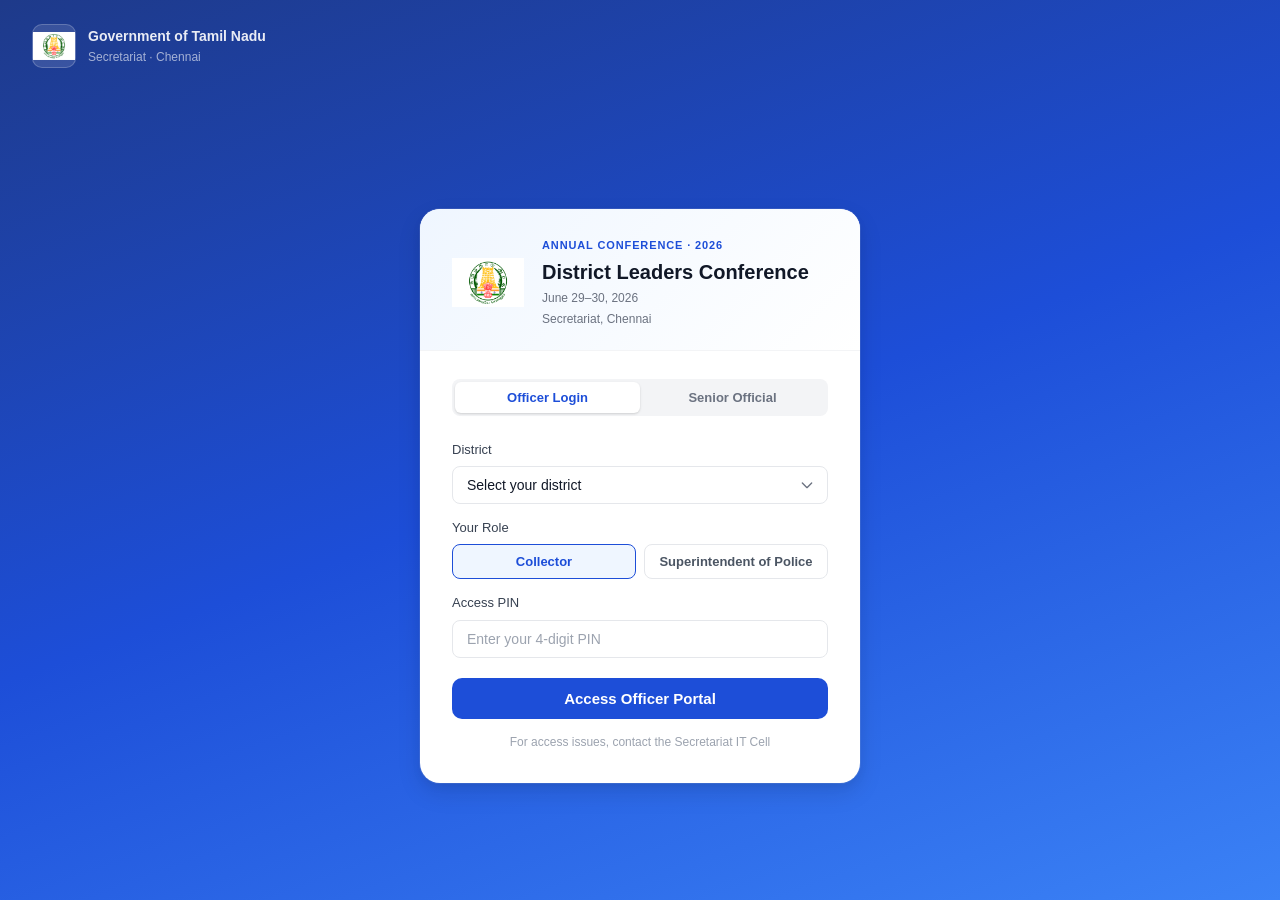
<file: dlc-portal.html>
<!DOCTYPE html>
<html lang="en">
<head>
  <meta charset="UTF-8" />
  <meta name="viewport" content="width=device-width, initial-scale=1.0" />
  <title>District Leaders Conference 2026 · Tamil Nadu</title>
  <style>
    :root {
      --p: #1D4ED8;
      --p-dark: #1E3A8A;
      --p-mid: #2563EB;
      --p-light: #3B82F6;
      --p-50: #EFF6FF;
      --p-100: #DBEAFE;
      --p-200: #BFDBFE;
      --g-50: #F9FAFB;
      --g-100: #F3F4F6;
      --g-200: #E5E7EB;
      --g-300: #D1D5DB;
      --g-400: #9CA3AF;
      --g-500: #6B7280;
      --g-600: #4B5563;
      --g-700: #374151;
      --g-800: #1F2937;
      --g-900: #111827;
      --white: #FFFFFF;
      --green: #059669; --green-bg: #ECFDF5;
      --purple: #7C3AED; --purple-bg: #F5F3FF;
      --amber: #D97706; --amber-bg: #FFFBEB;
      --orange: #EA580C; --orange-bg: #FFF7ED;
      --teal: #0891B2; --teal-bg: #ECFEFF;
      --indigo: #4F46E5; --indigo-bg: #EEF2FF;
      --rose: #DC2626; --rose-bg: #FEF2F2;
      --r: 8px; --r-lg: 12px; --r-xl: 16px;
      --sh: 0 1px 3px rgba(0,0,0,.1), 0 1px 2px rgba(0,0,0,.06);
      --sh-md: 0 4px 6px rgba(0,0,0,.07), 0 2px 4px rgba(0,0,0,.05);
      --sh-lg: 0 10px 25px rgba(0,0,0,.1), 0 4px 10px rgba(0,0,0,.05);
    }
    *, *::before, *::after { margin: 0; padding: 0; box-sizing: border-box; }
    body {
      font-family: -apple-system, BlinkMacSystemFont, 'Segoe UI', 'Inter', Roboto, sans-serif;
      background: var(--g-50); color: var(--g-900);
      min-height: 100vh; font-size: 14px; line-height: 1.55;
      -webkit-font-smoothing: antialiased;
    }
    /* ── NAV ── */
    .nav {
      background: var(--white); border-bottom: 1px solid var(--g-200);
      position: sticky; top: 0; z-index: 200;
      box-shadow: 0 1px 0 var(--g-100);
    }
    .nav-inner {
      max-width: 1140px; margin: 0 auto; padding: 0 24px;
      display: flex; align-items: center; justify-content: space-between; height: 56px;
    }
    .nav-brand { display: flex; align-items: center; gap: 10px; text-decoration: none; }
    .nav-emblem {
      width: 38px; height: 38px; flex-shrink: 0;
      display: flex; align-items: center; justify-content: center;
    }
    .nav-emblem img, .nav-emblem svg { width: 38px; height: 38px; }
    .nav-title { font-size: 14px; font-weight: 700; color: var(--g-900); line-height: 1.2; }
    .nav-sub { font-size: 11px; color: var(--g-500); margin-top: 1px; }
    .nav-links { display: flex; align-items: center; gap: 4px; }
    .nav-link {
      padding: 6px 14px; border-radius: var(--r); font-size: 13px; font-weight: 500;
      color: var(--g-600); cursor: pointer; border: none; background: none; transition: all .15s;
    }
    .nav-link:hover { background: var(--g-100); color: var(--g-900); }
    .nav-link.active { background: var(--p-50); color: var(--p); }
    .nav-right { display: flex; align-items: center; gap: 12px; }
    .nav-user-chip {
      display: flex; align-items: center; gap: 8px;
      background: var(--g-100); border-radius: 99px; padding: 5px 14px 5px 8px;
    }
    .nav-avatar {
      width: 24px; height: 24px; background: var(--p); border-radius: 50%;
      display: flex; align-items: center; justify-content: center;
      color: white; font-size: 10px; font-weight: 700; flex-shrink: 0;
    }
    .nav-uname { font-size: 12px; font-weight: 600; color: var(--g-700); }
    .nav-udist { font-size: 11px; color: var(--g-500); }
    .btn-logout {
      font-size: 12px; color: var(--g-500); cursor: pointer;
      background: none; border: none; padding: 4px 8px; border-radius: var(--r);
      transition: all .15s;
    }
    .btn-logout:hover { background: var(--rose-bg); color: var(--rose); }

    /* ── LAYOUT ── */
    .main { max-width: 1140px; margin: 0 auto; padding: 32px 24px 64px; }
    .main-narrow { max-width: 680px; margin: 0 auto; padding: 40px 24px 64px; }

    /* ── CARD ── */
    .card {
      background: var(--white); border: 1px solid var(--g-200);
      border-radius: var(--r-lg); box-shadow: var(--sh);
    }

    /* ── BUTTONS ── */
    .btn {
      display: inline-flex; align-items: center; justify-content: center; gap: 6px;
      padding: 9px 20px; border-radius: var(--r); font-size: 13px; font-weight: 600;
      cursor: pointer; border: none; transition: all .15s ease; text-decoration: none;
    }
    .btn-primary { background: var(--p); color: #fff; }
    .btn-primary:hover { background: var(--p-dark); transform: translateY(-1px); box-shadow: var(--sh-md); }
    .btn-secondary { background: var(--white); color: var(--g-700); border: 1.5px solid var(--g-200); }
    .btn-secondary:hover { background: var(--g-50); border-color: var(--g-300); }
    .btn-ghost { background: none; color: var(--g-500); padding: 8px 14px; }
    .btn-ghost:hover { background: var(--g-100); color: var(--g-700); }
    .btn-lg { padding: 12px 28px; font-size: 15px; border-radius: 10px; }
    .btn-sm { padding: 5px 12px; font-size: 12px; }
    .btn-full { width: 100%; }

    /* ── FORM ── */
    .form-group { margin-bottom: 20px; }
    .form-label { display: block; font-size: 13px; font-weight: 500; color: var(--g-700); margin-bottom: 6px; }
    .form-hint { font-size: 12px; color: var(--g-500); margin-top: 5px; }
    .form-control {
      width: 100%; padding: 10px 14px; border: 1.5px solid var(--g-200);
      border-radius: var(--r); font-size: 14px; color: var(--g-900); background: var(--white);
      transition: border-color .15s, box-shadow .15s; outline: none; font-family: inherit;
    }
    .form-control:focus { border-color: var(--p); box-shadow: 0 0 0 3px rgba(29,78,216,.1); }
    .form-control::placeholder { color: var(--g-400); }
    textarea.form-control { resize: vertical; min-height: 120px; }
    select.form-control { cursor: pointer; appearance: none; background-image: url("data:image/svg+xml,%3Csvg xmlns='http://www.w3.org/2000/svg' fill='none' viewBox='0 0 24 24' stroke='%236B7280'%3E%3Cpath stroke-linecap='round' stroke-linejoin='round' stroke-width='2' d='M19 9l-7 7-7-7'/%3E%3C/svg%3E"); background-repeat: no-repeat; background-position: right 12px center; background-size: 16px; padding-right: 36px; }

    /* ── BADGES ── */
    .badge {
      display: inline-flex; align-items: center; gap: 4px;
      padding: 3px 10px; border-radius: 99px; font-size: 11px; font-weight: 500;
    }
    .badge-blue { background: var(--p-100); color: var(--p); }
    .badge-green { background: var(--green-bg); color: var(--green); }
    .badge-purple { background: var(--purple-bg); color: var(--purple); }
    .badge-amber { background: var(--amber-bg); color: var(--amber); }
    .badge-orange { background: var(--orange-bg); color: var(--orange); }
    .badge-teal { background: var(--teal-bg); color: var(--teal); }
    .badge-indigo { background: var(--indigo-bg); color: var(--indigo); }
    .badge-rose { background: var(--rose-bg); color: var(--rose); }
    .badge-gray { background: var(--g-100); color: var(--g-600); }
    .badge-dark { background: var(--g-800); color: #fff; }

    /* ── CAT MONO ── */
    .cat-mono {
      width: 32px; height: 32px; border-radius: 7px; flex-shrink: 0;
      display: flex; align-items: center; justify-content: center;
      font-size: 10px; font-weight: 800; color: white; letter-spacing: -.3px;
    }

    /* ── LOGIN PAGE ── */
    .login-page {
      min-height: 100vh; display: flex; flex-direction: column;
      background: linear-gradient(160deg, var(--p-dark) 0%, var(--p) 50%, #3B82F6 100%);
    }
    .login-header {
      padding: 24px 32px; display: flex; align-items: center; gap: 12px;
    }
    .login-logo {
      width: 44px; height: 44px;
      background: rgba(255,255,255,.12); border-radius: 10px;
      border: 1px solid rgba(255,255,255,.2);
      display: flex; align-items: center; justify-content: center;
    }
    .login-logo img, .login-logo svg { width: 36px; height: 36px; }
    .login-htext { color: rgba(255,255,255,.9); font-size: 14px; font-weight: 600; }
    .login-hsub { color: rgba(255,255,255,.6); font-size: 12px; }
    .login-body {
      flex: 1; display: flex; align-items: center; justify-content: center; padding: 24px;
    }
    .login-card {
      background: var(--white); border-radius: 20px; width: 100%; max-width: 440px;
      box-shadow: var(--sh-lg), 0 0 0 1px rgba(255,255,255,.1);
      overflow: hidden;
    }
    .login-top {
      background: linear-gradient(135deg, var(--p-50) 0%, var(--white) 100%);
      padding: 28px 32px 22px; border-bottom: 1px solid var(--g-100);
      display: flex; align-items: center; gap: 18px;
    }
    .login-top-logo { width: 72px; height: 72px; flex-shrink: 0; }
    .login-top-logo img, .login-top-logo svg { width: 72px; height: 72px; }
    .login-top-text {}
    .login-conference { font-size: 11px; font-weight: 600; color: var(--p); letter-spacing: .08em; text-transform: uppercase; margin-bottom: 6px; }
    .login-title { font-size: 20px; font-weight: 800; color: var(--g-900); line-height: 1.2; }
    .login-date { font-size: 12px; color: var(--g-500); margin-top: 5px; display: flex; flex-direction: column; gap: 2px; }
    .login-bottom { padding: 28px 32px 32px; }
    .login-tabs { display: flex; gap: 0; background: var(--g-100); border-radius: var(--r); padding: 3px; margin-bottom: 24px; }
    .login-tab {
      flex: 1; text-align: center; padding: 8px 12px; border-radius: 6px;
      font-size: 13px; font-weight: 600; cursor: pointer; transition: all .2s;
      color: var(--g-500); border: none; background: none;
    }
    .login-tab.active { background: var(--white); color: var(--p); box-shadow: var(--sh); }
    .login-fields { display: flex; flex-direction: column; gap: 14px; }
    .login-actions { margin-top: 20px; }
    .login-note { text-align: center; margin-top: 14px; font-size: 12px; color: var(--g-400); }
    .role-toggle { display: flex; gap: 8px; }
    .role-btn {
      flex: 1; padding: 9px 12px; border-radius: var(--r); font-size: 13px; font-weight: 600;
      cursor: pointer; border: 1.5px solid var(--g-200); background: var(--white);
      color: var(--g-600); transition: all .15s; text-align: center;
    }
    .role-btn.active { border-color: var(--p); background: var(--p-50); color: var(--p); }

    /* ── OFFICER HOME ── */
    .page-header { margin-bottom: 28px; }
    .page-greeting { font-size: 11px; font-weight: 600; color: var(--p); text-transform: uppercase; letter-spacing: .07em; margin-bottom: 6px; }
    .page-title { font-size: 24px; font-weight: 800; color: var(--g-900); }
    .page-sub { font-size: 14px; color: var(--g-500); margin-top: 4px; }
    .submit-cta {
      background: linear-gradient(135deg, var(--p) 0%, var(--p-mid) 100%);
      border-radius: var(--r-xl); padding: 28px 32px; margin-bottom: 28px;
      display: flex; align-items: center; justify-content: space-between; gap: 20px;
      box-shadow: var(--sh-md);
    }
    .cta-label { font-size: 11px; font-weight: 700; color: rgba(255,255,255,.7); text-transform: uppercase; letter-spacing: .07em; margin-bottom: 6px; }
    .cta-title { font-size: 20px; font-weight: 800; color: white; line-height: 1.25; }
    .cta-sub { font-size: 13px; color: rgba(255,255,255,.75); margin-top: 5px; }
    .cta-btn {
      background: white; color: var(--p); padding: 10px 22px; border-radius: var(--r);
      font-size: 13px; font-weight: 700; cursor: pointer; border: none; white-space: nowrap;
      transition: all .15s; flex-shrink: 0;
    }
    .cta-btn:hover { transform: translateY(-1px); box-shadow: var(--sh-md); }
    .submissions-list { display: flex; flex-direction: column; gap: 12px; }
    .sub-card {
      background: var(--white); border: 1px solid var(--g-200); border-radius: var(--r-lg);
      padding: 18px 20px; display: flex; align-items: flex-start; gap: 14px;
      transition: box-shadow .15s;
    }
    .sub-card:hover { box-shadow: var(--sh-md); }
    .sub-content { flex: 1; min-width: 0; }
    .sub-title { font-size: 14px; font-weight: 700; color: var(--g-900); margin-bottom: 4px; }
    .sub-meta { font-size: 12px; color: var(--g-500); display: flex; align-items: center; gap: 8px; flex-wrap: wrap; }
    .sub-status { margin-left: auto; flex-shrink: 0; }
    .empty-state { text-align: center; padding: 48px 24px; color: var(--g-400); }
    .empty-state p { font-size: 14px; }

    /* ── STEP FORM ── */
    .form-page { padding: 32px 24px 64px; max-width: 680px; margin: 0 auto; }
    .form-progress { margin-bottom: 32px; }
    .progress-steps { display: flex; align-items: center; gap: 0; margin-bottom: 10px; }
    .progress-step { display: flex; align-items: center; gap: 8px; flex: 1; }
    .progress-step:last-child { flex: 0; }
    .step-circle {
      width: 28px; height: 28px; border-radius: 50%; border: 2px solid var(--g-200);
      display: flex; align-items: center; justify-content: center;
      font-size: 12px; font-weight: 700; color: var(--g-400); flex-shrink: 0;
      transition: all .3s; background: var(--white);
    }
    .step-circle.done { background: var(--p); border-color: var(--p); color: white; }
    .step-circle.active { border-color: var(--p); color: var(--p); background: var(--p-50); }
    .step-line { flex: 1; height: 2px; background: var(--g-200); margin: 0 4px; }
    .step-line.done { background: var(--p); }
    .progress-label { font-size: 12px; color: var(--g-500); }
    .progress-label span { font-weight: 600; color: var(--g-700); }
    .form-card { background: var(--white); border: 1px solid var(--g-200); border-radius: var(--r-xl); padding: 32px; box-shadow: var(--sh); }
    .form-step-title { font-size: 20px; font-weight: 800; color: var(--g-900); margin-bottom: 6px; }
    .form-step-sub { font-size: 14px; color: var(--g-500); margin-bottom: 28px; }
    .form-actions { display: flex; justify-content: space-between; align-items: center; margin-top: 28px; gap: 12px; }

    /* ── CATEGORY CARDS ── */
    .cat-grid { display: grid; grid-template-columns: 1fr 1fr; gap: 10px; }
    .cat-card {
      border: 2px solid var(--g-200); border-radius: var(--r-lg); padding: 14px 16px;
      cursor: pointer; transition: all .2s; background: var(--white); text-align: left;
      display: flex; align-items: flex-start; gap: 12px; position: relative;
    }
    .cat-card:hover { border-color: var(--g-300); box-shadow: var(--sh-md); transform: translateY(-1px); }
    .cat-card.selected { border-color: var(--sel-color, var(--p)); background: var(--sel-bg, var(--p-50)); }
    .cat-card.selected::after {
      content: '\2713'; position: absolute; top: 8px; right: 10px;
      font-size: 11px; font-weight: 800; color: var(--sel-color, var(--p));
    }
    .cat-label { font-size: 13px; font-weight: 700; color: var(--g-800); line-height: 1.3; }
    .cat-desc { font-size: 11px; color: var(--g-500); margin-top: 3px; line-height: 1.4; }

    /* ── CHARACTER COUNT ── */
    .char-row { display: flex; justify-content: space-between; align-items: center; margin-top: 6px; }
    .char-hint { font-size: 12px; }
    .char-hint.empty { color: var(--g-400); }
    .char-hint.started { color: var(--amber); }
    .char-hint.good { color: var(--green); }
    .char-count { font-size: 11px; color: var(--g-400); }

    /* ── VISIBILITY CARDS ── */
    .vis-grid { display: grid; grid-template-columns: 1fr 1fr; gap: 12px; margin-top: 8px; }
    .vis-card {
      border: 2px solid var(--g-200); border-radius: var(--r-lg); padding: 16px;
      cursor: pointer; transition: all .2s; background: var(--white);
    }
    .vis-card:hover { border-color: var(--g-300); }
    .vis-card.selected-open { border-color: var(--p); background: var(--p-50); }
    .vis-card.selected-conf { border-color: var(--amber); background: var(--amber-bg); }
    .vis-icon {
      width: 36px; height: 36px; border-radius: var(--r); margin-bottom: 10px;
      display: flex; align-items: center; justify-content: center;
    }
    .vis-icon svg { width: 18px; height: 18px; }
    .vis-label { font-size: 14px; font-weight: 700; color: var(--g-800); margin-bottom: 4px; }
    .vis-desc { font-size: 12px; color: var(--g-500); line-height: 1.5; }

    /* ── REVIEW BLOCK ── */
    .review-block {
      background: var(--g-50); border: 1px solid var(--g-200); border-radius: var(--r-lg); padding: 20px;
    }
    .review-row { display: flex; gap: 12px; margin-bottom: 14px; font-size: 13px; }
    .review-row:last-child { margin-bottom: 0; }
    .review-key { font-weight: 600; color: var(--g-600); width: 110px; flex-shrink: 0; }
    .review-val { color: var(--g-800); flex: 1; }

    /* ── SUCCESS PAGE ── */
    .success-page { text-align: center; padding: 80px 24px; }
    .success-icon {
      width: 72px; height: 72px; border-radius: 50%; background: var(--green-bg);
      display: flex; align-items: center; justify-content: center; margin: 0 auto 20px;
      font-size: 30px; color: var(--green);
    }
    .success-title { font-size: 24px; font-weight: 800; color: var(--g-900); margin-bottom: 8px; }
    .success-sub { font-size: 15px; color: var(--g-500); margin-bottom: 32px; max-width: 440px; margin-left: auto; margin-right: auto; }

    /* ── ADMIN DASHBOARD ── */
    .stats-row { display: grid; grid-template-columns: repeat(4, 1fr); gap: 16px; margin-bottom: 28px; }
    .stat-card { background: var(--white); border: 1px solid var(--g-200); border-radius: var(--r-lg); padding: 20px 22px; box-shadow: var(--sh); }
    .stat-label { font-size: 11px; font-weight: 600; color: var(--g-500); text-transform: uppercase; letter-spacing: .06em; margin-bottom: 6px; }
    .stat-value { font-size: 28px; font-weight: 800; color: var(--g-900); line-height: 1; }
    .stat-sub { font-size: 12px; color: var(--g-400); margin-top: 4px; }
    .stat-card.stat-agenda .stat-value { color: var(--p); }
    .stat-card.stat-referred .stat-value { color: var(--amber); }
    .stat-card.stat-noted .stat-value { color: var(--green); }

    .filter-bar {
      background: var(--white); border: 1px solid var(--g-200); border-radius: var(--r-lg);
      padding: 16px 20px; margin-bottom: 20px; display: flex; gap: 12px; align-items: center; flex-wrap: wrap; box-shadow: var(--sh);
    }
    .filter-bar label { font-size: 12px; font-weight: 600; color: var(--g-600); white-space: nowrap; }
    .filter-select {
      padding: 7px 32px 7px 12px; border: 1.5px solid var(--g-200); border-radius: var(--r);
      font-size: 13px; color: var(--g-700); background: var(--g-50); outline: none; cursor: pointer;
      appearance: none; background-image: url("data:image/svg+xml,%3Csvg xmlns='http://www.w3.org/2000/svg' fill='none' viewBox='0 0 24 24' stroke='%236B7280'%3E%3Cpath stroke-linecap='round' stroke-linejoin='round' stroke-width='2' d='M19 9l-7 7-7-7'/%3E%3C/svg%3E");
      background-repeat: no-repeat; background-position: right 8px center; background-size: 14px; font-family: inherit;
    }
    .filter-select:focus { border-color: var(--p); }
    .filter-sep { flex: 1; }
    .filter-count { font-size: 13px; color: var(--g-500); white-space: nowrap; }

    .admin-sub-card {
      background: var(--white); border: 1px solid var(--g-200); border-radius: var(--r-lg);
      padding: 20px 22px; margin-bottom: 12px; transition: box-shadow .15s, border-color .15s; cursor: pointer;
    }
    .admin-sub-card:hover { box-shadow: var(--sh-md); border-color: var(--g-300); }
    .admin-sub-card.expanded { border-color: var(--p-200); box-shadow: 0 0 0 2px rgba(29,78,216,.1); }
    .sub-card-top { display: flex; align-items: flex-start; gap: 14px; }
    .sub-card-icon { width: 44px; height: 44px; border-radius: var(--r); display: flex; align-items: center; justify-content: center; flex-shrink: 0; }
    .sub-card-body { flex: 1; min-width: 0; }
    .sub-card-header { display: flex; align-items: flex-start; gap: 10px; flex-wrap: wrap; margin-bottom: 5px; }
    .sub-card-title { font-size: 15px; font-weight: 700; color: var(--g-900); flex: 1; }
    .sub-card-meta { font-size: 12px; color: var(--g-500); display: flex; gap: 10px; flex-wrap: wrap; }
    .sub-card-preview { font-size: 13px; color: var(--g-600); margin-top: 8px; line-height: 1.55; }
    .sub-card-actions { border-top: 1px solid var(--g-100); margin-top: 16px; padding-top: 14px; display: flex; gap: 8px; align-items: center; flex-wrap: wrap; }
    .sub-card-full { margin-top: 14px; padding: 16px; background: var(--g-50); border-radius: var(--r); }
    .sub-card-full p { font-size: 13px; color: var(--g-700); line-height: 1.7; }
    .action-note { margin-top: 10px; font-size: 12px; color: var(--g-500); }
    .action-note strong { color: var(--g-700); }

    .status-pending  { background: var(--g-100);    color: var(--g-600); }
    .status-agenda   { background: var(--p-100);    color: var(--p); }
    .status-referred { background: var(--amber-bg); color: var(--amber); }
    .status-noted    { background: var(--green-bg); color: var(--green); }
    .conf-badge { background: var(--amber-bg); color: var(--amber); }
    .open-badge { background: var(--g-100);    color: var(--g-500); }

    /* Refer modal */
    .modal-overlay { position: fixed; inset: 0; background: rgba(0,0,0,.45); z-index: 500; display: flex; align-items: center; justify-content: center; padding: 20px; }
    .modal { background: var(--white); border-radius: var(--r-xl); padding: 28px 28px 24px; width: 100%; max-width: 400px; box-shadow: var(--sh-lg); }
    .modal h3 { font-size: 17px; font-weight: 700; margin-bottom: 16px; }
    .modal-actions { display: flex; gap: 10px; margin-top: 20px; justify-content: flex-end; }

    /* ── AGENDA ── */
    .agenda-header { background: linear-gradient(135deg, var(--p-dark) 0%, var(--p) 100%); border-radius: var(--r-xl); padding: 36px 36px 32px; margin-bottom: 28px; color: white; }
    .agenda-eyebrow { font-size: 11px; font-weight: 700; letter-spacing: .1em; text-transform: uppercase; color: rgba(255,255,255,.7); margin-bottom: 8px; }
    .agenda-title { font-size: 26px; font-weight: 800; margin-bottom: 10px; }
    .agenda-meta { font-size: 14px; color: rgba(255,255,255,.75); display: flex; gap: 20px; flex-wrap: wrap; }
    .agenda-meta-item { display: flex; align-items: center; gap: 6px; }
    .agenda-meta-dot { width: 4px; height: 4px; border-radius: 50%; background: rgba(255,255,255,.4); }
    .agenda-day { background: var(--white); border: 1px solid var(--g-200); border-radius: var(--r-lg); margin-bottom: 16px; overflow: hidden; box-shadow: var(--sh); }
    .agenda-day-header { background: var(--g-50); padding: 14px 22px; border-bottom: 1px solid var(--g-200); display: flex; align-items: center; gap: 14px; }
    .agenda-day-badge { background: var(--p); color: white; padding: 3px 12px; border-radius: 99px; font-size: 12px; font-weight: 700; }
    .agenda-day-date { font-size: 14px; font-weight: 600; color: var(--g-700); }
    .agenda-day-body { padding: 20px 22px; }
    .agenda-placeholder-row { display: flex; align-items: center; gap: 12px; padding: 14px 0; border-bottom: 1px dashed var(--g-200); }
    .agenda-placeholder-row:last-child { border-bottom: none; }
    .agenda-time { font-size: 12px; color: var(--g-400); font-weight: 600; width: 80px; flex-shrink: 0; }
    .agenda-session { flex: 1; }
    .agenda-session-title { font-size: 14px; font-weight: 600; color: var(--g-300); }
    .agenda-session-sub { font-size: 12px; color: var(--g-300); margin-top: 2px; }
    .agenda-notice { background: var(--p-50); border: 1px dashed var(--p-200); border-radius: var(--r-lg); padding: 18px 20px; display: flex; gap: 14px; align-items: flex-start; margin-top: 20px; }
    .agenda-notice-bar { width: 3px; background: var(--p); border-radius: 2px; flex-shrink: 0; align-self: stretch; }
    .agenda-notice-text { font-size: 13px; color: var(--p); line-height: 1.6; }

    /* ── UTILITIES ── */
    .dot { width: 5px; height: 5px; border-radius: 50%; background: currentColor; display: inline-block; vertical-align: middle; }
    .divider { border: none; border-top: 1px solid var(--g-200); margin: 20px 0; }
    .section-title { font-size: 16px; font-weight: 700; color: var(--g-800); margin-bottom: 14px; }
    .mt-4 { margin-top: 4px; }
    .mt-8 { margin-top: 8px; }

    @media (max-width: 640px) {
      .cat-grid { grid-template-columns: 1fr; }
      .stats-row { grid-template-columns: 1fr 1fr; }
      .vis-grid { grid-template-columns: 1fr; }
      .submit-cta { flex-direction: column; align-items: flex-start; }
      .nav-links { display: none; }
    }
  </style>
</head>
<body>
<div id="root"></div>
<script>
/* ── TN GOVERNMENT LOGO (inline SVG) ────────────────────── */
const TN_LOGO = `<img src='[data-uri]' style='width:100%;height:100%;object-fit:contain;display:block' />`;

/* ── CONSTANTS ───────────────────────────────────────────── */
const DISTRICTS = [
  'Ariyalur','Chengalpattu','Chennai','Coimbatore','Cuddalore','Dharmapuri',
  'Dindigul','Erode','Kallakurichi','Kancheepuram','Kanniyakumari','Karur',
  'Krishnagiri','Madurai','Mayiladuthurai','Nagapattinam','Namakkal','Nilgiris',
  'Perambalur','Pudukottai','Ramanathapuram','Ranipet','Salem','Sivaganga',
  'Tenkasi','Thanjavur','Theni','Thiruvarur','Thoothukudi','Tiruchirappalli',
  'Tirunelveli','Tirupathur','Tiruppur','Tiruvallur','Tiruvannamalai','Vellore',
  'Villupuram','Virudhunagar'
];

const CATEGORIES = [
  { id:'flagship',   label:'Flagship Initiative',    mono:'FI', desc:'A project you\'re leading that deserves attention or scaling',      color:'#1D4ED8', bg:'#EFF6FF', badge:'badge-blue'   },
  { id:'best',       label:'Best Practice',           mono:'BP', desc:'Something that\'s working well — ready to replicate statewide',    color:'#059669', bg:'#ECFDF5', badge:'badge-green'  },
  { id:'pilot',      label:'Pilot Proposal',          mono:'PP', desc:'An idea you want to test — needs sanction or funding to start',    color:'#7C3AED', bg:'#F5F3FF', badge:'badge-purple' },
  { id:'policy',     label:'Policy Request',          mono:'PR', desc:'A GO, rule, or law you want changed or newly introduced',          color:'#D97706', bg:'#FFFBEB', badge:'badge-amber'  },
  { id:'resource',   label:'Resource Request',        mono:'RR', desc:'Budget, manpower, infrastructure or technology needed',            color:'#EA580C', bg:'#FFF7ED', badge:'badge-orange' },
  { id:'coord',      label:'Coordination Issue',      mono:'CI', desc:'A problem stuck because departments aren\'t aligned',              color:'#0891B2', bg:'#ECFEFF', badge:'badge-teal'   },
  { id:'scheme',     label:'Scheme Feedback',         mono:'SF', desc:'How a welfare scheme is performing on the ground in your district', color:'#4F46E5', bg:'#EEF2FF', badge:'badge-indigo' },
  { id:'lastmile',   label:'Last-Mile Gap',           mono:'LG', desc:'Where a well-designed scheme breaks at point of delivery',         color:'#DC2626', bg:'#FEF2F2', badge:'badge-rose'   },
  { id:'laworder',   label:'Law & Order',             mono:'LO', desc:'Policing concerns, emerging trends or resource gaps (SP-specific)',color:'#1F2937', bg:'#F3F4F6', badge:'badge-dark'   },
  { id:'suggestion', label:'General Suggestion',      mono:'GS', desc:'Any idea or observation directly for the CM or government',        color:'#6B7280', bg:'#F3F4F6', badge:'badge-gray'   },
];

const DEPARTMENTS = [
  'Agriculture','Education','Health & Family Welfare','Home (Police)',
  'Revenue','Social Welfare','Rural Development','Public Works Department',
  'Urban Local Bodies','Finance','Adi Dravidar Welfare','BC/MBC Welfare',
  'Energy','Transport','Water Resources','IT & Digital Services',
  'Environment & Forests','Food & Civil Supplies','Labour','Multi-department'
];

const STATUS_LABELS = { pending:'Pending Review', agenda:'Added to Agenda', referred:'Referred to Department', noted:'Noted' };
const STATUS_BADGE  = { pending:'status-pending', agenda:'status-agenda', referred:'status-referred', noted:'status-noted' };

/* ── MOCK DATA ───────────────────────────────────────────── */
let nextId = 9;
let SUBMISSIONS = [
  { id:1, district:'Coimbatore', role:'Collector', category:'flagship',
    title:'Smart Street Light Management System',
    details:'We have implemented an IoT-based smart street light management system across 50 municipal wards in Coimbatore. The system has reduced energy consumption by 40% and average maintenance response time from 72 hours to under 4 hours. We are requesting assistance in scaling this to the remaining 30 wards and a formal GO enabling other ULBs across Tamil Nadu to adopt this model.',
    department:'Urban Local Bodies', visibility:'open', status:'pending', referTo:'', adminNote:'', date:'Jun 17' },
  { id:2, district:'Madurai', role:'SP', category:'laworder',
    title:'Women Safety Night Patrol Enhancement',
    details:'Madurai district has recorded a 23% increase in late-night harassment incidents over the past six months. We request 3 additional patrol vehicles with women constables for dedicated night duty across 8 high-risk zones identified through crime-pattern mapping. We also seek a policy directive enabling SPs to redeploy constables from non-critical duties during peak hours without administrative delays.',
    department:'Home (Police)', visibility:'open', status:'agenda', referTo:'', adminNote:'Discussed with DGP. To be raised in Day 1 afternoon session.', date:'Jun 17' },
  { id:3, district:'Salem', role:'Collector', category:'resource',
    title:'Data Entry Operators for PM-KISAN Aadhaar Verification',
    details:'Salem district has 1,84,000 pending PM-KISAN beneficiary verifications due to Aadhaar seeding errors. Our current 12 data entry operators cannot clear the backlog within the deadline. We request 40 additional DEOs on deputation for 3 months and a portal access window extension to 24 hours.',
    department:'Agriculture', visibility:'open', status:'referred', referTo:'Agriculture Secretary', adminNote:'', date:'Jun 16' },
  { id:4, district:'Tirunelveli', role:'Collector', category:'best',
    title:'Doorstep Welfare Services for Senior Citizens',
    details:'We have deployed mobile service units that visit elderly and differently-abled beneficiaries at home to complete scheme enrollment, certificate issuance, and pension renewal. 6,200 senior citizens have been served in 4 months without a single government office visit. The model requires 2 vehicles per taluk with trained volunteers. We request this to be formalised through a GO and replicated statewide.',
    department:'Social Welfare', visibility:'open', status:'agenda', referTo:'', adminNote:'CM has expressed strong interest. Include in Day 2 best practices showcase.', date:'Jun 15' },
  { id:5, district:'Vellore', role:'Collector', category:'policy',
    title:'CMCHIS Enrollment Window — Amendment for Migrant Families',
    details:'The current CMCHIS enrollment window of 3 months is insufficient for migrant worker families who return to Vellore seasonally. By the time they return, the window has closed. We request an amendment allowing year-round enrollment with a 6-month grace period for documented migrant families. An estimated 22,000 families in Vellore are currently excluded.',
    department:'Health & Family Welfare', visibility:'open', status:'pending', referTo:'', adminNote:'', date:'Jun 18' },
  { id:6, district:'Chennai', role:'Collector', category:'coord',
    title:'Revenue-Health Department Income Certificate Delay',
    details:'CMCHIS and several other health schemes require income certificates issued by Revenue department. The average turnaround time is 28 days. Health Department issues, on average, 4,200 rejections per month due to expired certificates. We propose a digital integration between Revenue and Health department portals for real-time certificate validation, eliminating the need for physical certificates.',
    department:'Revenue / Health', visibility:'open', status:'noted', referTo:'', adminNote:'NIC to evaluate feasibility. CS to follow up with IT Secretary.', date:'Jun 16' },
  { id:7, district:'Thanjavur', role:'Collector', category:'lastmile',
    title:'PM-KISAN Aadhaar Linkage Blocking 12,000 Farmers',
    details:'In Thanjavur, 12,374 farmers are unable to receive PM-KISAN transfers due to incorrect Aadhaar linkages caused by data entry errors from 2020-21 survey. These farmers have valid land records and are eligible but are excluded from the system. Current correction process requires physical visits to Block Agriculture Office and takes 45-60 days. We request a fast-track correction camp mechanism.',
    department:'Agriculture', visibility:'confidential', status:'pending', referTo:'', adminNote:'', date:'Jun 18' },
  { id:8, district:'Coimbatore', role:'SP', category:'pilot',
    title:'Predictive Crime Analytics Pilot',
    details:'We propose a 6-month pilot of a data analytics dashboard for crime prevention in Coimbatore district. Using historical FIR data, time-of-day patterns, and geographic clustering, we can predict high-risk zones 48 hours in advance and pre-position patrol units. We have partnered with IIT Madurai for the analytics engine. We need approval to share anonymized crime data with the academic partner and Rs. 12L for hardware.',
    department:'Home (Police)', visibility:'open', status:'agenda', referTo:'', adminNote:'DGP to review. Potential state rollout if pilot succeeds.', date:'Jun 17' },
];

/* ── STATE ───────────────────────────────────────────────── */
let S = {
  view: 'login', loginTab: 'officer', officerRole: 'Collector', user: null,
  step: 1, formCat: '', formTitle: '', formDetails: '', formDept: '', formVis: 'open',
  filterCat: '', filterDist: '', filterStatus: '', filterVis: '',
  expandedId: null, referModal: null, referTarget: '',
};

/* ── UTILS ───────────────────────────────────────────────── */
const esc = s => String(s||'').replace(/&/g,'&amp;').replace(/</g,'&lt;').replace(/>/g,'&gt;').replace(/"/g,'&quot;');
const cat = id => CATEGORIES.find(c=>c.id===id) || {label:'',mono:'',bg:'#eee',color:'#999',badge:'badge-gray'};

function re(){ render(); }
function set(k,v){ S[k]=v; re(); }
function go(view){ S.view=view; window.scrollTo(0,0); re(); }

function mono(id, size){
  const c = cat(id); const s = size||36;
  return `<div class="cat-mono" style="background:${c.color};width:${s}px;height:${s}px">${c.mono}</div>`;
}
function catBadge(id){
  const c=cat(id);
  return `<span class="badge ${c.badge}">${esc(c.label)}</span>`;
}
function statusBadge(s){
  return `<span class="badge ${STATUS_BADGE[s]||'badge-gray'}">${STATUS_LABELS[s]||s}</span>`;
}
function visBadge(v){
  return v==='confidential'
    ? `<span class="badge conf-badge">Confidential</span>`
    : `<span class="badge open-badge">Open</span>`;
}

/* ── TARGETED FIELD UPDATE (no full re-render) ───────────── */
/* Fixes cursor-jump bug on Step 2 inputs */
function fld(field, val, cid, hid, max){
  S[field] = val;
  const pct = val.length / max;
  const cel = document.getElementById(cid);
  if(cel) cel.textContent = val.length + '/' + max;
  const hel = document.getElementById(hid);
  if(hel){
    if(!val.length){
      hel.textContent = 'Start typing your idea';
      hel.className = 'char-hint empty';
    } else if(pct < .4){
      hel.textContent = 'Keep going — add more detail';
      hel.className = 'char-hint started';
    } else if(pct < .8){
      hel.textContent = 'Great detail — almost perfect';
      hel.className = 'char-hint good';
    } else {
      hel.textContent = 'Perfect length';
      hel.className = 'char-hint good';
    }
  }
  const btn = document.getElementById('s2-continue');
  if(btn){
    const ok = S.formTitle.trim() && S.formDetails.trim();
    btn.disabled = !ok;
    btn.style.opacity = ok ? '' : '.5';
    btn.style.cursor  = ok ? '' : 'not-allowed';
  }
}

function filteredSubs(){
  return SUBMISSIONS.filter(s=>{
    if(S.filterCat    && s.category   !==S.filterCat)    return false;
    if(S.filterDist   && s.district   !==S.filterDist)   return false;
    if(S.filterStatus && s.status     !==S.filterStatus) return false;
    if(S.filterVis    && s.visibility !==S.filterVis)    return false;
    return true;
  });
}

/* ── NAV ─────────────────────────────────────────────────── */
function renderNav(){
  if(!S.user) return '';
  const isAdmin = S.user.type==='admin';
  const links = isAdmin
    ? `<button class="nav-link ${S.view==='admin'?'active':''}"  onclick="go('admin')">Dashboard</button>
       <button class="nav-link ${S.view==='agenda'?'active':''}" onclick="go('agenda')">Agenda</button>`
    : `<button class="nav-link ${S.view==='officer-home'?'active':''}" onclick="go('officer-home')">Home</button>
       <button class="nav-link ${S.view==='form'?'active':''}"   onclick="startForm()">Submit Idea</button>
       <button class="nav-link ${S.view==='agenda'?'active':''}" onclick="go('agenda')">Agenda</button>`;
  const initials = isAdmin ? 'CS' : (S.user.role==='Collector'?'CO':'SP');
  return `
  <nav class="nav">
    <div class="nav-inner">
      <div style="display:flex;align-items:center;gap:24px">
        <div class="nav-brand">
          <div class="nav-emblem">${TN_LOGO}</div>
          <div>
            <div class="nav-title">DLC Portal 2026</div>
            <div class="nav-sub">District Leaders Conference</div>
          </div>
        </div>
        <div class="nav-links">${links}</div>
      </div>
      <div class="nav-right">
        <div class="nav-user-chip">
          <div class="nav-avatar">${initials}</div>
          <div>
            <div class="nav-uname">${esc(isAdmin?'Admin Access':S.user.district)}</div>
            <div class="nav-udist">${esc(isAdmin?'Senior Official':'Officer Portal')}</div>
          </div>
        </div>
        <button class="btn-logout" onclick="logout()">Sign out</button>
      </div>
    </div>
  </nav>`;
}

/* ── LOGIN ───────────────────────────────────────────────── */
function renderLogin(){
  const isOfficer = S.loginTab==='officer';
  return `
  <div class="login-page">
    <div class="login-header">
      <div class="login-logo">${TN_LOGO}</div>
      <div>
        <div class="login-htext">Government of Tamil Nadu</div>
        <div class="login-hsub">Secretariat · Chennai</div>
      </div>
    </div>
    <div class="login-body">
      <div class="login-card">
        <div class="login-top">
          <div class="login-top-logo">${TN_LOGO}</div>
          <div class="login-top-text">
            <div class="login-conference">Annual Conference · 2026</div>
            <div class="login-title">District Leaders Conference</div>
            <div class="login-date">
              <span>June 29–30, 2026</span>
              <span>Secretariat, Chennai</span>
            </div>
          </div>
        </div>
        <div class="login-bottom">
          <div class="login-tabs">
            <button class="login-tab ${isOfficer?'active':''}"  onclick="set('loginTab','officer')">Officer Login</button>
            <button class="login-tab ${!isOfficer?'active':''}" onclick="set('loginTab','admin')">Senior Official</button>
          </div>
          ${isOfficer ? `
          <div class="login-fields">
            <div class="form-group" style="margin-bottom:0">
              <label class="form-label">District</label>
              <select class="form-control" id="l-dist">
                <option value="">Select your district</option>
                ${DISTRICTS.map(d=>`<option>${esc(d)}</option>`).join('')}
              </select>
            </div>
            <div class="form-group" style="margin-bottom:0">
              <label class="form-label">Your Role</label>
              <div class="role-toggle">
                <button class="role-btn ${S.officerRole==='Collector'?'active':''}" onclick="set('officerRole','Collector')">Collector</button>
                <button class="role-btn ${S.officerRole==='SP'?'active':''}" onclick="set('officerRole','SP')">Superintendent of Police</button>
              </div>
            </div>
            <div class="form-group" style="margin-bottom:0">
              <label class="form-label">Access PIN</label>
              <input class="form-control" type="password" id="l-pin" placeholder="Enter your 4-digit PIN" maxlength="4" />
            </div>
          </div>
          <div class="login-actions">
            <button class="btn btn-primary btn-full btn-lg" onclick="officerLogin()">Access Officer Portal</button>
          </div>
          <div class="login-note">For access issues, contact the Secretariat IT Cell</div>
          ` : `
          <div class="login-fields">
            <div class="form-group" style="margin-bottom:0">
              <label class="form-label">Username</label>
              <input class="form-control" type="text" id="a-user" placeholder="Enter username" />
            </div>
            <div class="form-group" style="margin-bottom:0">
              <label class="form-label">Password</label>
              <input class="form-control" type="password" id="a-pass" placeholder="Enter password" />
            </div>
          </div>
          <div class="login-actions">
            <button class="btn btn-primary btn-full btn-lg" onclick="adminLogin()">Access Dashboard</button>
          </div>
          <div class="login-note">Demo: username <strong>admin</strong> · password <strong>admin123</strong></div>
          `}
        </div>
      </div>
    </div>
  </div>`;
}

/* ── OFFICER HOME ────────────────────────────────────────── */
function renderOfficerHome(){
  const mine = SUBMISSIONS.filter(s=>s.district===S.user.district && s.role===S.user.role);
  return `
  ${renderNav()}
  <div class="main">
    <div class="page-header">
      <div class="page-greeting">Welcome back</div>
      <div class="page-title">${esc(S.user.role)}, ${esc(S.user.district)}</div>
      <div class="page-sub">District Leaders Conference 2026 · June 29–30, Secretariat Chennai</div>
    </div>
    <div class="submit-cta">
      <div>
        <div class="cta-label">Share your perspective</div>
        <div class="cta-title">Submit an idea, request,<br>or initiative</div>
        <div class="cta-sub">Your field insights shape the agenda. It takes under 3 minutes.</div>
      </div>
      <button class="cta-btn" onclick="startForm()">+ New Submission</button>
    </div>
    <div class="section-title">Your submissions ${mine.length>0?`<span style="font-size:13px;font-weight:400;color:var(--g-500)">(${mine.length})</span>`:''}</div>
    ${mine.length===0 ? `
    <div class="card">
      <div class="empty-state">
        <p style="margin-top:8px">No submissions yet. Share your first idea above —<br>the Chief Minister's team is listening.</p>
      </div>
    </div>` : `
    <div class="submissions-list">
      ${mine.map(s=>{
        const c=cat(s.category);
        return `<div class="sub-card">
          ${mono(s.category,40)}
          <div class="sub-content">
            <div class="sub-title">${esc(s.title)}</div>
            <div class="sub-meta">${catBadge(s.category)} <span class="dot"></span> <span>${esc(s.department)}</span> <span class="dot"></span> <span>${esc(s.date)}</span></div>
          </div>
          <div class="sub-status">${statusBadge(s.status)}</div>
        </div>`;
      }).join('')}
    </div>`}
  </div>`;
}

/* ── FORM ────────────────────────────────────────────────── */
function startForm(){ S.step=1; S.formCat=''; S.formTitle=''; S.formDetails=''; S.formDept=''; S.formVis='open'; go('form'); }

function renderForm(){
  const stepLabels = ['Choose Type','Your Submission','Details & Visibility','Review & Submit'];
  const circles = stepLabels.map((_,i)=>{
    const n=i+1, cls=n<S.step?'done':n===S.step?'active':'';
    return `<div class="progress-step">
      <div class="step-circle ${cls}">${n<S.step?'✓':n}</div>
      ${i<stepLabels.length-1?`<div class="step-line ${n<S.step?'done':''}"></div>`:''}
    </div>`;
  }).join('');

  let body='';

  if(S.step===1){
    body=`
    <div class="form-step-title">What are you sharing?</div>
    <div class="form-step-sub">Choose the type that best fits your submission. You can only pick one.</div>
    <div class="cat-grid">
      ${CATEGORIES.map(c=>`
      <div class="cat-card ${S.formCat===c.id?'selected':''}"
           style="${S.formCat===c.id?`--sel-color:${c.color};--sel-bg:${c.bg};`:''}"
           onclick="set('formCat','${c.id}')">
        <div class="cat-mono" style="background:${c.color}">${c.mono}</div>
        <div>
          <div class="cat-label">${esc(c.label)}</div>
          <div class="cat-desc">${esc(c.desc)}</div>
        </div>
      </div>`).join('')}
    </div>
    <div class="form-actions">
      <button class="btn btn-ghost" onclick="go('officer-home')">Back</button>
      <button class="btn btn-primary btn-lg" onclick="stepNext()" ${!S.formCat?'disabled style="opacity:.5;cursor:not-allowed"':''}>Continue</button>
    </div>`;

  } else if(S.step===2){
    /* NOTE: inputs use fld() for targeted DOM update — avoids full re-render and cursor-jump */
    const titlePct = S.formTitle.length / 100;
    const detPct   = S.formDetails.length / 600;
    const titleHintCls  = !S.formTitle.length   ? 'empty' : titlePct  < .4 ? 'started' : 'good';
    const detHintCls    = !S.formDetails.length  ? 'empty' : detPct   < .4 ? 'started' : 'good';
    const titleHintMsg  = !S.formTitle.length   ? 'Start typing your idea'       : titlePct  < .4 ? 'Keep going — add more detail' : titlePct  < .8 ? 'Great detail — almost perfect' : 'Perfect length';
    const detHintMsg    = !S.formDetails.length  ? 'Start typing your idea'       : detPct   < .4 ? 'Keep going — add more detail' : detPct   < .8 ? 'Great detail — almost perfect' : 'Perfect length';
    const canContinue   = S.formTitle.trim() && S.formDetails.trim();
    body=`
    <div class="form-step-title">Your submission</div>
    <div class="form-step-sub">Give it a clear headline and describe it in your own words.</div>
    <div class="form-group">
      <label class="form-label">Headline</label>
      <input class="form-control" type="text" id="f-title"
             placeholder="E.g. Solar pumps for drought-prone villages in Dindigul"
             maxlength="100" value="${esc(S.formTitle)}"
             oninput="fld('formTitle',this.value,'tc','th',100)" />
      <div class="char-row">
        <span class="char-hint ${titleHintCls}" id="th">${titleHintMsg}</span>
        <span class="char-count" id="tc">${S.formTitle.length}/100</span>
      </div>
    </div>
    <div class="form-group">
      <label class="form-label">Description</label>
      <textarea class="form-control" id="f-details"
                placeholder="What is the idea or issue? What problem does it solve? What do you need from the government?"
                maxlength="600" style="min-height:150px"
                oninput="fld('formDetails',this.value,'dc','dh',600)">${esc(S.formDetails)}</textarea>
      <div class="char-row">
        <span class="char-hint ${detHintCls}" id="dh">${detHintMsg}</span>
        <span class="char-count" id="dc">${S.formDetails.length}/600</span>
      </div>
    </div>
    <div class="form-actions">
      <button class="btn btn-secondary" onclick="set('step',1)">Back</button>
      <button id="s2-continue" class="btn btn-primary btn-lg" onclick="stepNext()"
              ${!canContinue?'disabled style="opacity:.5;cursor:not-allowed"':''}>Continue</button>
    </div>`;

  } else if(S.step===3){
    const globeSVG = `<svg fill="none" stroke="currentColor" viewBox="0 0 24 24" style="color:${S.formVis==='open'?'var(--p)':'var(--g-400)'}"><path stroke-linecap="round" stroke-linejoin="round" stroke-width="2" d="M3.055 11H5a2 2 0 012 2v1a2 2 0 002 2 2 2 0 012 2v2.945M8 3.935V5.5A2.5 2.5 0 0010.5 8h.5a2 2 0 012 2 2 2 0 104 0 2 2 0 012-2h1.064M15 20.488V18a2 2 0 012-2h3.064M21 12a9 9 0 11-18 0 9 9 0 0118 0z"/></svg>`;
    const lockSVG  = `<svg fill="none" stroke="currentColor" viewBox="0 0 24 24" style="color:${S.formVis==='confidential'?'var(--amber)':'var(--g-400)'}"><path stroke-linecap="round" stroke-linejoin="round" stroke-width="2" d="M12 15v2m-6 4h12a2 2 0 002-2v-6a2 2 0 00-2-2H6a2 2 0 00-2 2v6a2 2 0 002 2zm10-10V7a4 4 0 00-8 0v4h8z"/></svg>`;
    body=`
    <div class="form-step-title">A few more details</div>
    <div class="form-step-sub">Tell us which department this is about, and who should see your submission.</div>
    <div class="form-group">
      <label class="form-label">Related Department</label>
      <select class="form-control" id="f-dept" onchange="S.formDept=this.value">
        <option value="">Select department</option>
        ${DEPARTMENTS.map(d=>`<option ${S.formDept===d?'selected':''}>${esc(d)}</option>`).join('')}
      </select>
    </div>
    <div class="form-group">
      <label class="form-label">Visibility</label>
      <div class="vis-grid">
        <div class="vis-card ${S.formVis==='open'?'selected-open':''}" onclick="set('formVis','open')">
          <div class="vis-icon" style="background:${S.formVis==='open'?'var(--p-100)':'var(--g-100)'}">${globeSVG}</div>
          <div class="vis-label">Open</div>
          <div class="vis-desc">Visible to the CM, Chief Secretary, and all participating senior officials.</div>
        </div>
        <div class="vis-card ${S.formVis==='confidential'?'selected-conf':''}" onclick="set('formVis','confidential')">
          <div class="vis-icon" style="background:${S.formVis==='confidential'?'var(--amber-bg)':'var(--g-100)'}">${lockSVG}</div>
          <div class="vis-label">Confidential</div>
          <div class="vis-desc">Visible only to the CM and Chief Secretary. Not shown to other participants.</div>
        </div>
      </div>
    </div>
    <div class="form-actions">
      <button class="btn btn-secondary" onclick="set('step',2)">Back</button>
      <button class="btn btn-primary btn-lg" onclick="stepNext()" ${!S.formDept?'disabled style="opacity:.5;cursor:not-allowed"':''}>Review</button>
    </div>`;

  } else {
    body=`
    <div class="form-step-title">Review your submission</div>
    <div class="form-step-sub">Everything look right? Hit submit when you're ready.</div>
    <div class="review-block">
      <div class="review-row"><div class="review-key">Type</div><div class="review-val">${catBadge(S.formCat)}</div></div>
      <div class="review-row"><div class="review-key">District</div><div class="review-val">${esc(S.user.district)}</div></div>
      <div class="review-row"><div class="review-key">Role</div><div class="review-val">${esc(S.user.role)}</div></div>
      <div class="review-row"><div class="review-key">Headline</div><div class="review-val" style="font-weight:600">${esc(S.formTitle)}</div></div>
      <div class="review-row"><div class="review-key">Description</div><div class="review-val">${esc(S.formDetails)}</div></div>
      <div class="review-row"><div class="review-key">Department</div><div class="review-val">${esc(S.formDept)}</div></div>
      <div class="review-row"><div class="review-key">Visibility</div><div class="review-val">${visBadge(S.formVis)}</div></div>
    </div>
    <div class="form-actions">
      <button class="btn btn-secondary" onclick="set('step',3)">Back</button>
      <button class="btn btn-primary btn-lg" onclick="submitForm()">Submit to Secretariat</button>
    </div>`;
  }

  return `
  ${renderNav()}
  <div class="form-page">
    <div class="form-progress">
      <div class="progress-steps">${circles}</div>
      <div class="progress-label">Step <span>${S.step} of 4</span> — ${stepLabels[S.step-1]}</div>
    </div>
    <div class="form-card">${body}</div>
  </div>`;
}

/* ── SUCCESS ─────────────────────────────────────────────── */
function renderSuccess(){
  return `
  ${renderNav()}
  <div class="main-narrow">
    <div class="success-page">
      <div class="success-icon">&#10003;</div>
      <div class="success-title">Submission Received</div>
      <div class="success-sub">Your idea has been shared with the Secretariat team. The Chief Minister's office will review all submissions before the conference on June 29.</div>
      <div style="display:flex;gap:12px;justify-content:center;flex-wrap:wrap">
        <button class="btn btn-primary btn-lg" onclick="startForm()">Submit Another</button>
        <button class="btn btn-secondary btn-lg" onclick="go('officer-home')">Back to Home</button>
      </div>
    </div>
  </div>`;
}

/* ── ADMIN DASHBOARD ─────────────────────────────────────── */
function renderAdmin(){
  const subs = filteredSubs();
  const all  = SUBMISSIONS;

  const cards = subs.map(s=>{
    const c=cat(s.category), isExp=S.expandedId===s.id;
    return `
    <div class="admin-sub-card ${isExp?'expanded':''}" id="sc-${s.id}" onclick="toggleExpand(${s.id})">
      <div class="sub-card-top">
        <div class="sub-card-icon" style="background:${c.bg}">${mono(s.category,36)}</div>
        <div class="sub-card-body">
          <div class="sub-card-header">
            <div class="sub-card-title">${esc(s.title)}</div>
            ${statusBadge(s.status)}
          </div>
          <div class="sub-card-meta">
            <span>${catBadge(s.category)}</span>
            <span>·</span><span style="font-weight:600">${esc(s.district)}</span>
            <span>·</span><span>${esc(s.role)}</span>
            <span>·</span><span>${esc(s.department)}</span>
            <span>·</span>${visBadge(s.visibility)}
            <span>·</span><span>${esc(s.date)}</span>
          </div>
          ${!isExp?`<div class="sub-card-preview">${esc(s.details.substring(0,160))}…</div>`:''}
        </div>
      </div>
      ${isExp?`
      <div class="sub-card-full" onclick="event.stopPropagation()">
        <p>${esc(s.details)}</p>
        ${s.adminNote?`<div class="action-note mt-8"><strong>Note:</strong> ${esc(s.adminNote)}</div>`:''}
        ${s.referTo?`<div class="action-note mt-4"><strong>Referred to:</strong> ${esc(s.referTo)}</div>`:''}
      </div>
      <div class="sub-card-actions" onclick="event.stopPropagation()">
        <button class="btn btn-sm ${s.status==='agenda'?'btn-primary':'btn-secondary'}" onclick="setStatus(${s.id},'agenda')">
          ${s.status==='agenda'?'On Agenda':'+ Add to Agenda'}
        </button>
        <button class="btn btn-sm btn-secondary" onclick="openReferModal(${s.id})">Refer to Department</button>
        <button class="btn btn-sm ${s.status==='noted'?'btn-secondary':'btn-ghost'}" onclick="setStatus(${s.id},'noted')">
          ${s.status==='noted'?'Noted':'Mark as Noted'}
        </button>
        ${s.adminNote===''
          ?`<button class="btn btn-sm btn-ghost" onclick="addNote(${s.id})">+ Add Note</button>`
          :`<button class="btn btn-sm btn-ghost" onclick="editNote(${s.id})">Edit Note</button>`}
      </div>`:''
      }
    </div>`;
  }).join('');

  const modal = S.referModal ? `
  <div class="modal-overlay" onclick="S.referModal=null;re()">
    <div class="modal" onclick="event.stopPropagation()">
      <h3>Refer to Department</h3>
      <div class="form-group">
        <label class="form-label">Select Department / Secretary</label>
        <select class="form-control" id="m-refer" onchange="S.referTarget=this.value">
          <option value="">Choose…</option>
          ${DEPARTMENTS.map(d=>`<option>${esc(d)}</option>`).join('')}
        </select>
      </div>
      <div class="modal-actions">
        <button class="btn btn-secondary" onclick="S.referModal=null;re()">Cancel</button>
        <button class="btn btn-primary" onclick="confirmRefer()">Confirm Referral</button>
      </div>
    </div>
  </div>` : '';

  return `
  ${renderNav()}
  <div class="main">
    <div class="page-header">
      <div class="page-greeting">Senior Official View</div>
      <div class="page-title">All Submissions</div>
      <div class="page-sub">District Leaders Conference 2026 · Curated ideas, requests and initiatives from the field</div>
    </div>

    <div class="stats-row">
      <div class="stat-card">
        <div class="stat-label">Total Submissions</div>
        <div class="stat-value">${all.length}</div>
        <div class="stat-sub">From ${[...new Set(all.map(s=>s.district))].length} districts</div>
      </div>
      <div class="stat-card stat-agenda">
        <div class="stat-label">Added to Agenda</div>
        <div class="stat-value">${all.filter(s=>s.status==='agenda').length}</div>
        <div class="stat-sub">For discussion in 2 days</div>
      </div>
      <div class="stat-card stat-referred">
        <div class="stat-label">Referred to Dept.</div>
        <div class="stat-value">${all.filter(s=>s.status==='referred').length}</div>
        <div class="stat-sub">Awaiting department action</div>
      </div>
      <div class="stat-card stat-noted">
        <div class="stat-label">Noted</div>
        <div class="stat-value">${all.filter(s=>s.status==='noted').length}</div>
        <div class="stat-sub">Acknowledged, no plenary</div>
      </div>
    </div>

    <div class="filter-bar">
      <label>Filter by</label>
      <select class="filter-select" onchange="S.filterCat=this.value;re()">
        <option value="">All Types</option>
        ${CATEGORIES.map(c=>`<option value="${c.id}" ${S.filterCat===c.id?'selected':''}>${c.label}</option>`).join('')}
      </select>
      <select class="filter-select" onchange="S.filterDist=this.value;re()">
        <option value="">All Districts</option>
        ${DISTRICTS.map(d=>`<option value="${d}" ${S.filterDist===d?'selected':''}>${d}</option>`).join('')}
      </select>
      <select class="filter-select" onchange="S.filterStatus=this.value;re()">
        <option value="">All Statuses</option>
        ${Object.entries(STATUS_LABELS).map(([k,v])=>`<option value="${k}" ${S.filterStatus===k?'selected':''}>${v}</option>`).join('')}
      </select>
      <select class="filter-select" onchange="S.filterVis=this.value;re()">
        <option value="">All Visibility</option>
        <option value="open"          ${S.filterVis==='open'?'selected':''}>Open</option>
        <option value="confidential"  ${S.filterVis==='confidential'?'selected':''}>Confidential</option>
      </select>
      <div class="filter-sep"></div>
      <div class="filter-count">${subs.length} of ${all.length} shown</div>
      ${(S.filterCat||S.filterDist||S.filterStatus||S.filterVis)?`<button class="btn btn-ghost btn-sm" onclick="S.filterCat='';S.filterDist='';S.filterStatus='';S.filterVis='';re()">Clear filters</button>`:''}
    </div>

    <div>${cards||'<div class="card"><div class="empty-state"><p>No submissions match your filters.</p></div></div>'}</div>
  </div>
  ${modal}`;
}

/* ── AGENDA ──────────────────────────────────────────────── */
function renderAgenda(){
  const days=[
    { day:'Day 1', date:'Monday, June 29, 2026', sessions:[
      { time:'09:00 AM', title:'Inaugural Session',              sub:'Address by the Chief Minister of Tamil Nadu' },
      { time:'10:30 AM', title:'Session 1 — [To be updated]',   sub:'Welfare scheme implementation review' },
      { time:'12:30 PM', title:'Lunch Break',                   sub:'' },
      { time:'02:00 PM', title:'Session 2 — [To be updated]',   sub:'Law and order and public safety review' },
      { time:'04:00 PM', title:'Session 3 — [To be updated]',   sub:'District administration performance' },
      { time:'05:30 PM', title:'Close of Day 1',                sub:'' },
    ]},
    { day:'Day 2', date:'Tuesday, June 30, 2026', sessions:[
      { time:'09:30 AM', title:'Session 4 — [To be updated]',   sub:'Development project status and infrastructure' },
      { time:'11:00 AM', title:'Session 5 — Best Practices Showcase', sub:'Field innovations from across the state' },
      { time:'01:00 PM', title:'Lunch Break',                   sub:'' },
      { time:'02:30 PM', title:'Session 6 — [To be updated]',   sub:'Inter-department coordination and governance' },
      { time:'04:00 PM', title:'Valedictory Session',           sub:'Directions and announcements by the Chief Minister' },
      { time:'05:00 PM', title:'Conference Closes',             sub:'' },
    ]}
  ];
  return `
  ${renderNav()}
  <div class="main" style="max-width:760px">
    <div class="agenda-header">
      <div class="agenda-eyebrow">Government of Tamil Nadu</div>
      <div class="agenda-title">District Leaders Conference 2026</div>
      <div class="agenda-meta">
        <div class="agenda-meta-item">June 29–30, 2026</div>
        <div class="agenda-meta-dot"></div>
        <div class="agenda-meta-item">Secretariat, Chennai</div>
        <div class="agenda-meta-dot"></div>
        <div class="agenda-meta-item">Chaired by the Chief Minister</div>
      </div>
    </div>

    ${days.map(d=>`
    <div class="agenda-day">
      <div class="agenda-day-header">
        <span class="agenda-day-badge">${d.day}</span>
        <span class="agenda-day-date">${d.date}</span>
      </div>
      <div class="agenda-day-body">
        ${d.sessions.map(s=>`
        <div class="agenda-placeholder-row">
          <div class="agenda-time">${s.time}</div>
          <div class="agenda-session">
            <div class="agenda-session-title">${esc(s.title)}</div>
            ${s.sub?`<div class="agenda-session-sub">${esc(s.sub)}</div>`:''}
          </div>
        </div>`).join('')}
      </div>
    </div>`).join('')}

    <div class="agenda-notice">
      <div class="agenda-notice-bar"></div>
      <div class="agenda-notice-text">
        <strong>Agenda is being finalised.</strong> Session topics and timings will be updated after the Secretariat reviews all officer submissions. Final agenda will be shared by June 26, 2026. For queries, contact the Conference Coordination Cell.
      </div>
    </div>
  </div>`;
}

/* ── ACTIONS ─────────────────────────────────────────────── */
function officerLogin(){
  const dist = document.getElementById('l-dist')?.value;
  const pin  = document.getElementById('l-pin')?.value;
  if(!dist){ alert('Please select your district.'); return; }
  if(!pin||pin.length<4){ alert('Please enter your 4-digit PIN.'); return; }
  S.user = { type:'officer', district:dist, role:S.officerRole };
  go('officer-home');
}
function adminLogin(){
  const u = document.getElementById('a-user')?.value;
  const p = document.getElementById('a-pass')?.value;
  if(u==='admin'&&p==='admin123'){ S.user={type:'admin',name:'Chief Secretary Office'}; go('admin'); }
  else alert('Invalid credentials. Try admin / admin123');
}
function logout(){ S.user=null; S.view='login'; re(); }
function stepNext(){ set('step', S.step+1); }
function submitForm(){
  const d = new Date();
  const mn = ['Jan','Feb','Mar','Apr','May','Jun','Jul','Aug','Sep','Oct','Nov','Dec'][d.getMonth()];
  SUBMISSIONS.unshift({ id:nextId++, district:S.user.district, role:S.user.role,
    category:S.formCat, title:S.formTitle, details:S.formDetails,
    department:S.formDept, visibility:S.formVis, status:'pending',
    referTo:'', adminNote:'', date:`${mn} ${d.getDate()}` });
  go('success');
}
function toggleExpand(id){ set('expandedId', S.expandedId===id?null:id); }
function setStatus(id, status){ const s=SUBMISSIONS.find(x=>x.id===id); if(s){ s.status=status; re(); } }
function openReferModal(id){ S.referModal=id; S.referTarget=''; re(); }
function confirmRefer(){
  if(!S.referTarget){ alert('Please select a department.'); return; }
  const s=SUBMISSIONS.find(x=>x.id===S.referModal);
  if(s){ s.status='referred'; s.referTo=S.referTarget; }
  S.referModal=null; re();
}
function addNote(id){
  const n=prompt('Add an internal note:');
  if(n!==null){ const s=SUBMISSIONS.find(x=>x.id===id); if(s) s.adminNote=n; re(); }
}
function editNote(id){
  const s=SUBMISSIONS.find(x=>x.id===id); if(!s) return;
  const n=prompt('Edit note:', s.adminNote);
  if(n!==null){ s.adminNote=n; re(); }
}

/* ── RENDER ──────────────────────────────────────────────── */
function render(){
  const root = document.getElementById('root');
  switch(S.view){
    case 'login':        root.innerHTML = renderLogin();       break;
    case 'officer-home': root.innerHTML = renderOfficerHome(); break;
    case 'form':         root.innerHTML = renderForm();        break;
    case 'success':      root.innerHTML = renderSuccess();     break;
    case 'admin':        root.innerHTML = renderAdmin();       break;
    case 'agenda':       root.innerHTML = renderAgenda();      break;
    default:             root.innerHTML = renderLogin();
  }
}

render();
</script>
</body>
</html>
</file>
